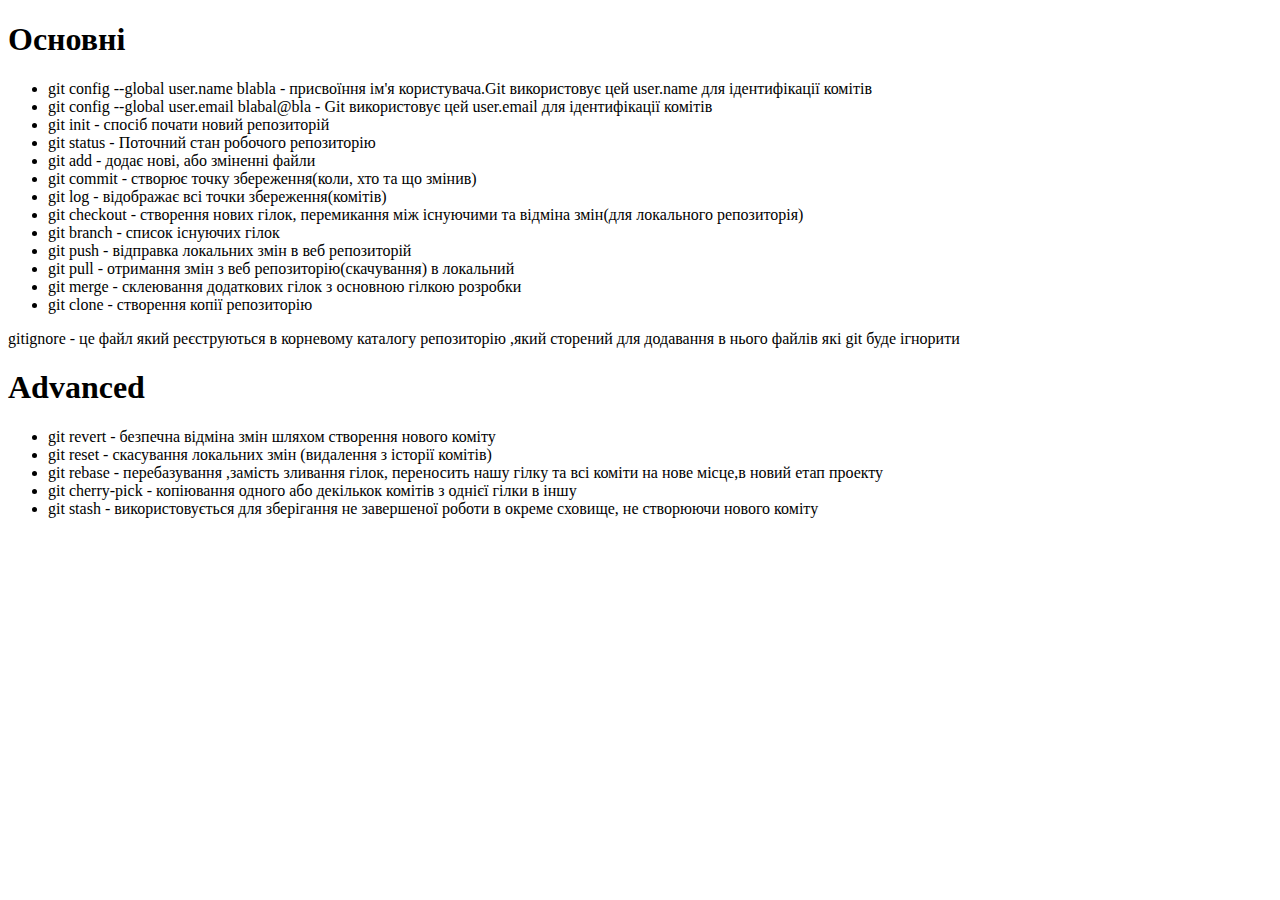
<file: HW1/index.html>
<!DOCTYPE html>
<html lang="en">
<head>
    <meta charset="UTF-8">
    <meta http-equiv="X-UA-Compatible" content="IE=edge">
    <meta name="viewport" content="width=device-width, initial-scale=1.0">
    <title>Document</title>
</head>
<body>
    <h1>Основні</h1>
    <ul>
        <li>git config --global user.name blabla - присвоїння ім'я користувача.Git використовує цей user.name для ідентифікації комітів</li>
        <li>git config --global user.email blabal@bla - Git використовує цей user.email для ідентифікації комітів</li>
        <li>git init - спосіб почати новий репозиторій</li>
        <li>git status - Поточний стан робочого репозиторію</li>
        <li>git add - додає нові, або зміненні файли</li>
        <li>git commit - створює точку збереження(коли, хто та що змінив)</li>
        <li>git log - відображає всі точки збереження(комітів) </li>
        <li>git checkout - створення нових гілок, перемикання між існуючими та відміна змін(для локального репозиторія)</li>
        <li>git branch - список існуючих гілок</li>
        <li>git push - відправка локальних змін в веб репозиторій</li>
        <li>git pull - отримання змін з веб репозиторію(скачування) в локальний</li>
        <li>git merge - склеювання додаткових гілок з основною гілкою розробки</li>
        <li>git clone - створення копії репозиторію</li>
    </ul>
    gitignore - це файл який реєструються в корневому каталогу репозиторію ,який сторений для додавання в нього файлів які git буде ігнорити
    <h1>Advanced</h1>
    <ul>
        <li>git revert - безпечна відміна змін шляхом створення нового коміту</li>
        <li>git reset - скасування локальних змін (видалення з історії комітів)</li>
        <li>git rebase - перебазування ,замість зливання гілок, переносить нашу гілку та всі коміти на нове місце,в новий етап проекту</li>
        <li>git cherry-pick - копіювання одного або декількок комітів з однієї гілки в іншу</li>
        <li>git stash - використовується для зберігання не завершеної роботи в окреме сховище, не створюючи нового коміту</li>
    </ul>
</body>
</html>
</file>
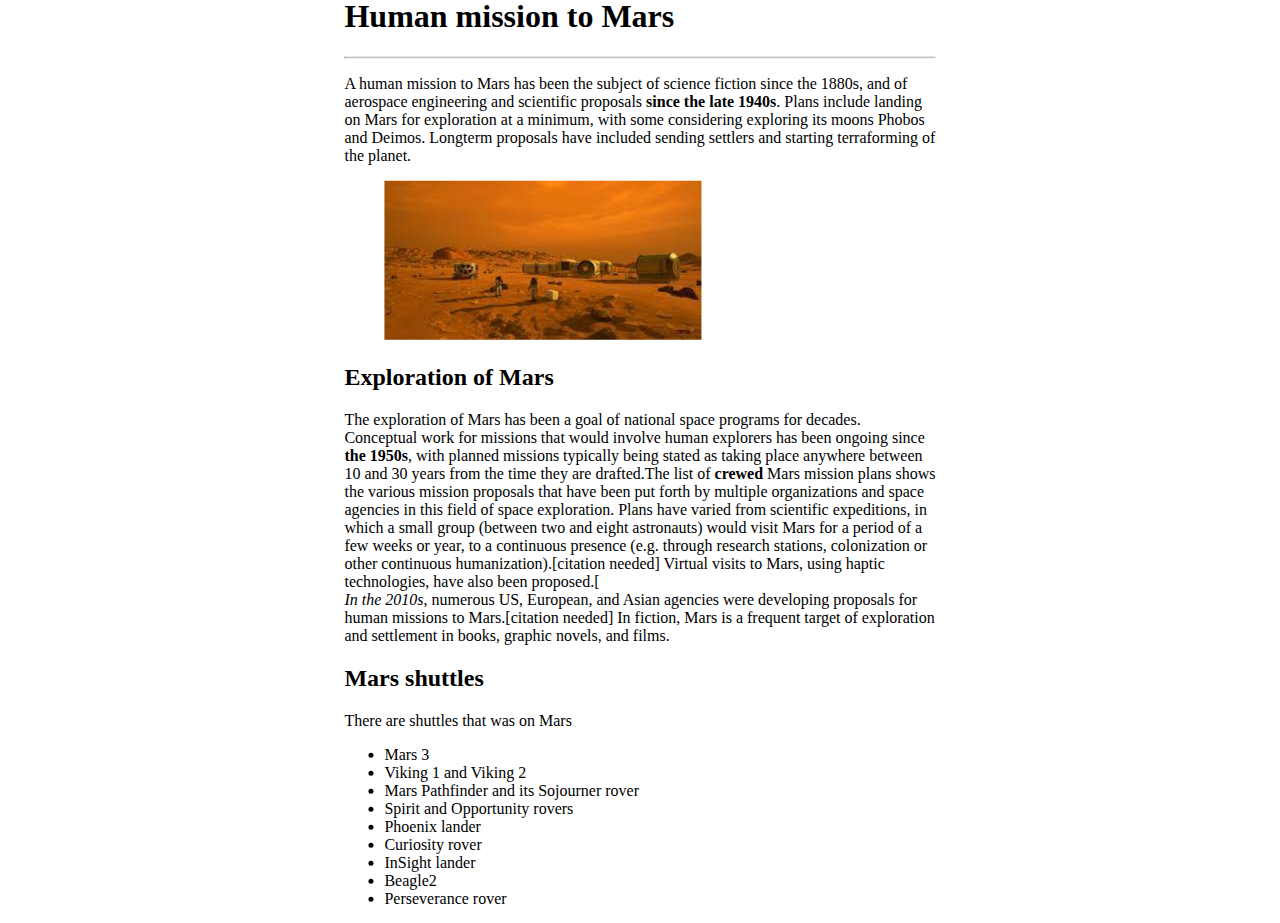
<file: HW2/index.html>
<!DOCTYPE html>
<html lang="en">

<head>
    <meta charset="UTF-8">
    <meta http-equiv="X-UA-Compatible" content="IE=edge">
    <meta name="viewport" content="width=device-width, initial-scale=1.0">
    <title>Document</title>
    <link rel="stylesheet" href="style.css">
</head>

<body>
    <main class="main">
        <article>
            <h1>Human mission to Mars</h1>
        <hr>
            <p>
                A human mission to Mars has been the subject of science fiction since the 1880s, and of<br>
                aerospace engineering and scientific proposals <b>since the late 1940s</b>. Plans include landing<br>
                on Mars for exploration at a minimum, with some considering exploring its moons Phobos<br>
                and Deimos. Longterm proposals have included sending settlers and starting terraforming of<br>
                the planet.
            </p>
            <figure>
                <img src="images.jpg" alt=" ">
            </figure>
        </article>
        <section>
            <h2>Exploration of Mars</h2>
            <p>
                The exploration of Mars has been a goal of national space programs for decades.<br>
                Conceptual work for missions that would involve human explorers has been ongoing since<br>
                <b>the 1950s</b>, with planned missions typically being stated as taking place anywhere between<br>
                10 and 30 years from the time they are drafted.The list of <b>crewed</b> Mars mission plans shows<br>
                the various mission proposals that have been put forth by multiple organizations and space<br>
                agencies in this field of space exploration. Plans have varied from scientific expeditions, in<br>
                which a small group (between two and eight astronauts) would visit Mars for a period of a<br>
                few weeks or year, to a continuous presence (e.g. through research stations, colonization or<br>
                other continuous humanization).[citation needed] Virtual visits to Mars, using haptic<br>
                technologies, have also been proposed.[<br>
                <em>In the 2010s</em>, numerous US, European, and Asian agencies were developing proposals for<br>
                human missions to Mars.[citation needed] In fiction, Mars is a frequent target of exploration<br>
                and settlement in books, graphic novels, and films.
            </p>
        </section>

        <section>
            <h2>Mars shuttles</h2>
            <p>
                There are shuttles that was on Mars
            </p>
            <ul>
                <li>Mars 3</li>
                <li>Viking 1 and Viking 2</li>
                <li>Mars Pathfinder and its Sojourner rover</li>
                <li>Spirit and Opportunity rovers</li>
                <li>Phoenix lander</li>
                <li>Curiosity rover</li>
                <li>InSight lander</li>
                <li>Beagle2</li>
                <li>Perseverance rover</li>
            </ul>
        </section>

    
    </main>
</body>

</html>
</file>
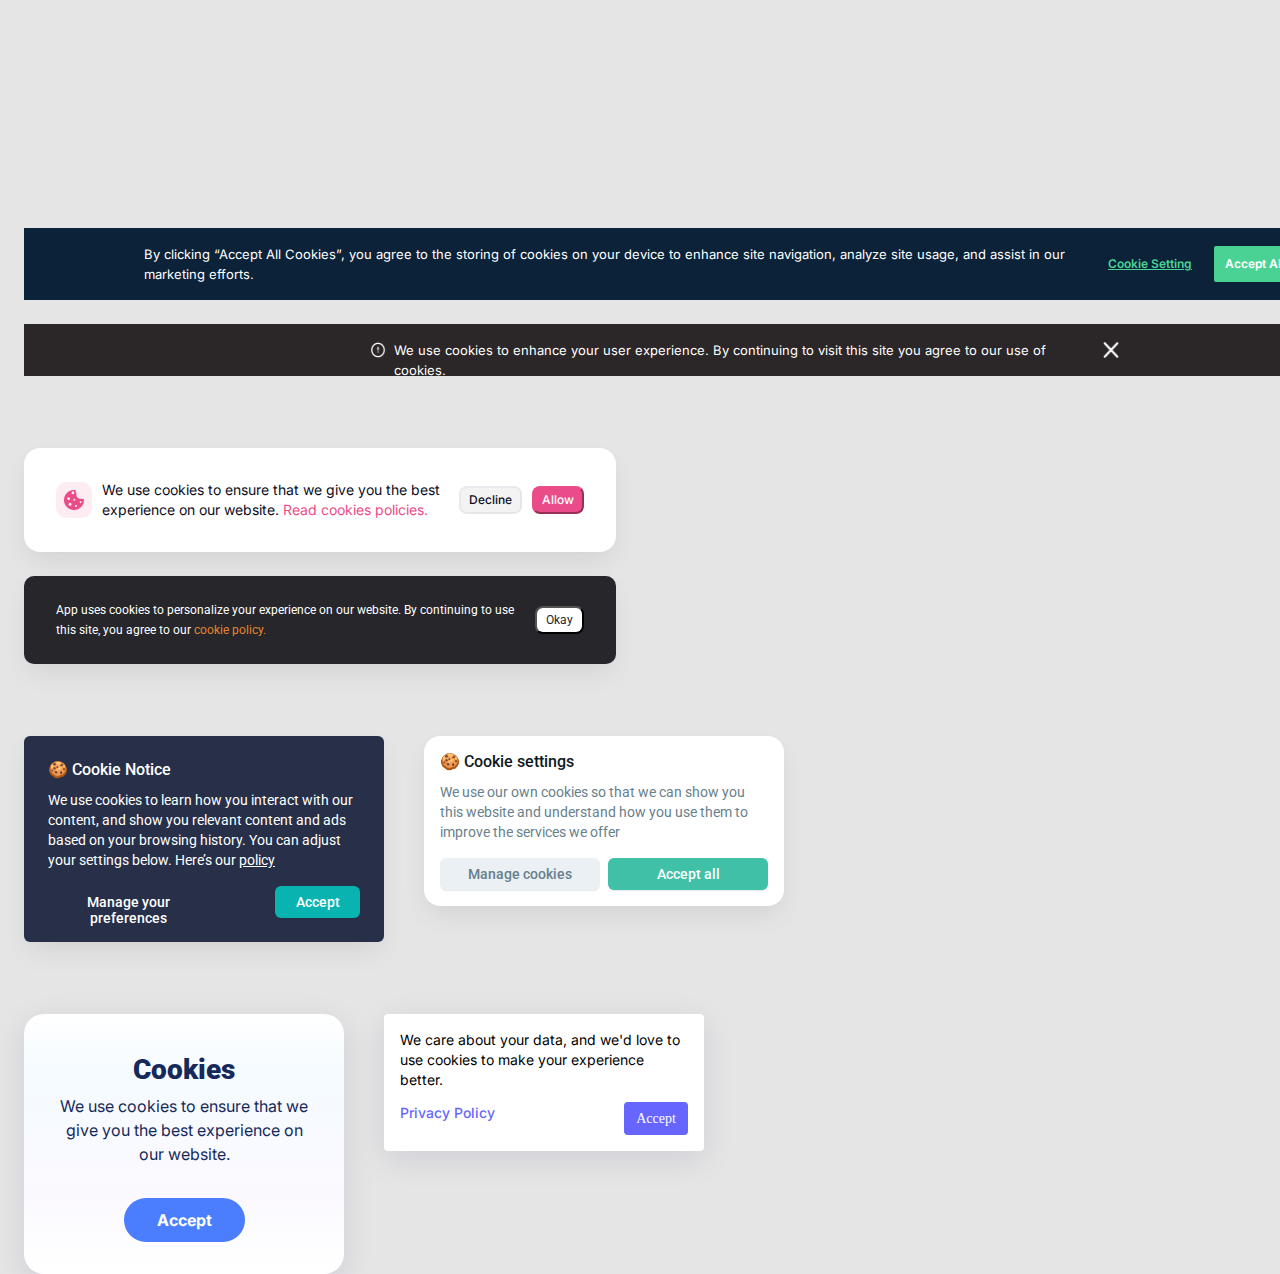
<file: HW3/index.html>
<!DOCTYPE html>
<html lang="en">

<head>
    <meta charset="UTF-8">
    <meta http-equiv="X-UA-Compatible" content="IE=edge">
    <meta name="viewport" content="width=device-width, initial-scale=1.0">
    <title>HW3</title>
    <link rel="preconnect" href="https://fonts.googleapis.com">
    <link rel="preconnect" href="https://fonts.gstatic.com" crossorigin>
    <link
        href="https://fonts.googleapis.com/css2?family=Inter:wght@400;500;600;700&family=Roboto:wght@400;500;900&display=swap"
        rel="stylesheet">
    <link rel="stylesheet" href="normalaize.css">
    <link rel="stylesheet" href="style.css">
</head>

<body class="body">
    <section class="a01">
        <p class="a01p">By clicking “Accept All Cookies”, you agree to the storing of cookies on your device to enhance
            site navigation, analyze site usage, and assist in our marketing efforts.
        </p>

        <a href="https://support.google.com/accounts/answer/61416?hl=en&co=GENIE.Platform%3DAndroid"
            class="a01settings">Cookie Setting</a>
        <button class="buttona01"><span class="buttonText">Accept All Cookies</span></button>
    </section>
    <section class="a02">
        <img class="img_01" src="image/image_a02_1.png" alt="a1_01">
        <span class="texta02">
            We use cookies to enhance your user experience. By continuing to visit this site you agree to our use of
            cookies.
        </span>
        <img class="img_02" src="image/image_a02_2.png" alt="a1_02">
    </section>
    <section class="b01">
        <span class="img_b01"> <img src="image/image_b01.png" alt="b01" class="b_01"> </span>
        <span class="text_b01">We use cookies to ensure that we give you the best experience on our website.<span
                class="text_b01Pink"> Read
                cookies policies. </span></span>
        <button class="decline_b01"><span class="decline_text">Decline</span></button>
        <button class="allow_b01"><span class="allow_text">Allow</span></button>
    </section>
    <section class="b02">
        <span class="text_b02">App uses cookies to personalize your experience on our website. By continuing to use this
            site, you agree to our <span class="text_b02Yellow">cookie policy.</span> </span>
        <button class="button_b02"><span class="button_b02Text">Okay</span></button>
    </section>
    <article class="c01_c03">
        <section class="c01">
            <div class="cookieNotice">🍪 Cookie Notice</div>
            <div class="c01Text">We use cookies to learn how you interact with our content, and show you relevant
                content and ads based on your browsing history. You can adjust your settings below. Here’s our
                <u>policy</u>
            </div>
            <div class="footerC01">
                <span class="manage">Manage your preferences</span>
                <button class="buttonC01"><span class="textButtonC01">Accept</span></button>
            </div>
        </section>
        <section class="c03">
            <div class="cookieSettings">🍪 Cookie settings</div>
            <div class="c03Text">We use our own cookies so that we can show you this website and understand how you use
                them to improve the services we offer</div>
            <div class="footerC03">
                <button class="c03Manage"><span class="textC03Manage">Manage cookies</span></button>
                <button class="c03Accept"><span class="textC03Accept">Accept all</span></button>
            </div>
        </section>
    </article>
    <article class="d01_d02">
        <section class="d01">
            <h1 class="cookiesD01">Cookies</h1>
            <div class="d01Text">We use cookies to ensure that we give you the best experience on our website.</div>
            <button class="buttonD01"><span class="buttonTextD01">Accept</span></button>
        </section>
        <section class="d02">
            <div class="d02Text">We care about your data, and we'd love to use cookies to make your experience better.
            </div>
            <div class="footerD02">
                <span class="d02Privacy">Privacy Policy</span>
                <button class="d02Accept"><span class="textD02Accept">Accept</span></button>
            </div>
        </section>
    </article>

</body>

</html>
</file>
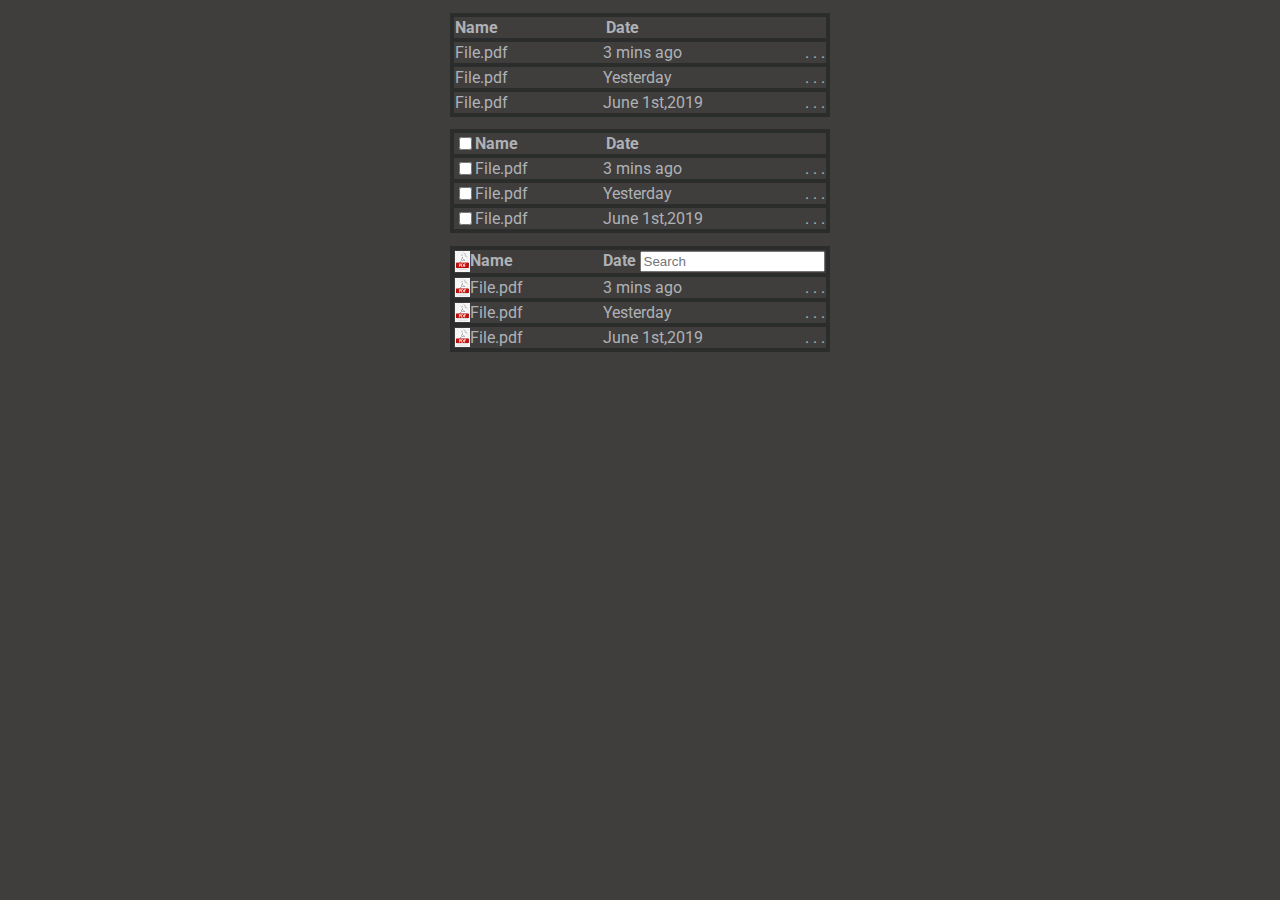
<file: HW5/index.html>
<!DOCTYPE html>
<html lang="en">

<head>
    <meta charset="UTF-8">
    <meta http-equiv="X-UA-Compatible" content="IE=edge">
    <meta name="viewport" content="width=device-width, initial-scale=1.0">
    <link rel="preconnect" href="https://fonts.googleapis.com">
    <link rel="preconnect" href="https://fonts.gstatic.com" crossorigin>
    <link href="https://fonts.googleapis.com/css2?family=Roboto&display=swap" rel="stylesheet">
    <link rel="stylesheet" href="style.css">

    <title>Document</title>
</head>

<body>
    <table class="table1">
        <tbody>
            <tr>
                <th class="tdFile">Name</th>
                <th class="Date">Date</th>
            </tr>
            <tr>
                <td class="tdFile">File.pdf</td>
                <td class="Date">3 mins ago</td>
                <td class="miniTd">. . .</td>
            </tr>
            <tr>
                <td class="tdFile">File.pdf</td>
                <td class="Date">Yesterday</td>
                <td class="miniTd">. . .</td>
            </tr>
            <tr>
                <td class="tdFile">File.pdf</td>
                <td class="Date">June 1st,2019</td>
                <td class="miniTd">. . .</td>
            </tr>
        </tbody>
    </table>

    <table class="table2">
        <tbody>
            <tr>
                <th class="tdFile"><input type="checkbox">Name</th>
                <th class="Date">Date</th>
            </tr>
            <tr>
                <td class="tdFile"><input type="checkbox">File.pdf</td>
                <td class="Date">3 mins ago</td>
                <td class="miniTd">. . .</td>
            </tr>
            <tr>
                <td class="tdFile"><input type="checkbox">File.pdf</td>
                <td class="Date">Yesterday</td>
                <td class="miniTd">. . .</td>
            </tr>
            <tr>
                <td class="tdFile"><input type="checkbox">File.pdf</td>
                <td class="Date">June 1st,2019</td>
                <td class="miniTd">. . .</td>
            </tr>
        </tbody>
    </table>

    <table class="table3">
        <tbody>
            <tr>
                <th class="tdFile"><input type="image" width="15px" src="img.png">Name</th>
                <th class="Date">Date </th>
                <td class="search"><input type="search" placeholder="Search"></td>
            </tr>
            <tr>
                <td class="tdFile"><input type="image" width="15px" src="img.png">File.pdf</td>
                <td class="Date">3 mins ago</td>
                <td class="miniTd">. . .</td>
            </tr>
            <tr>
                <td class="tdFile"><input type="image" width="15px" src="img.png">File.pdf</td>
                <td class="Date">Yesterday</td>
                <td class="miniTd">. . .</td>
            </tr>
            <tr>
                <td class="tdFile"><input type="image" width="15px" src="img.png">File.pdf</td>
                <td class="Date">June 1st,2019</td>
                <td class="miniTd">. . .</td>
            </tr>
        </tbody>
    </table>
</body>

</html>
</file>
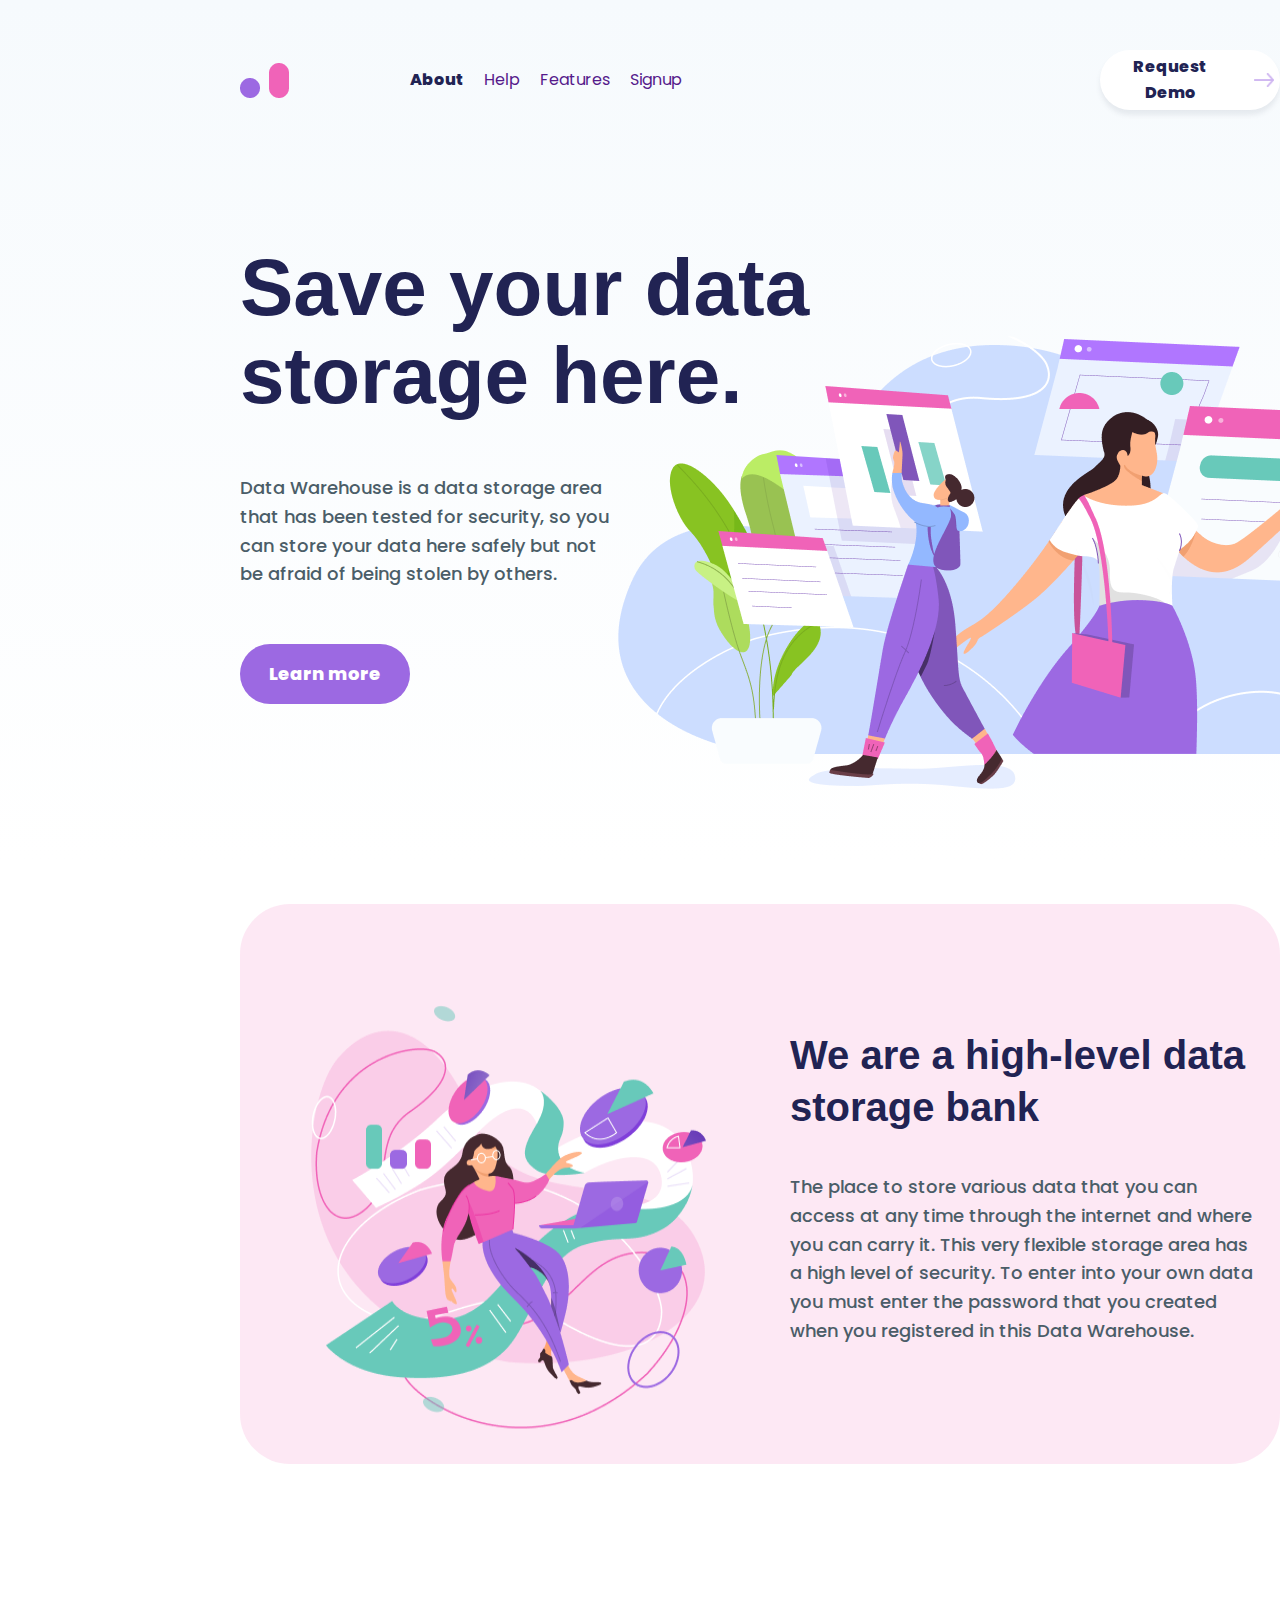
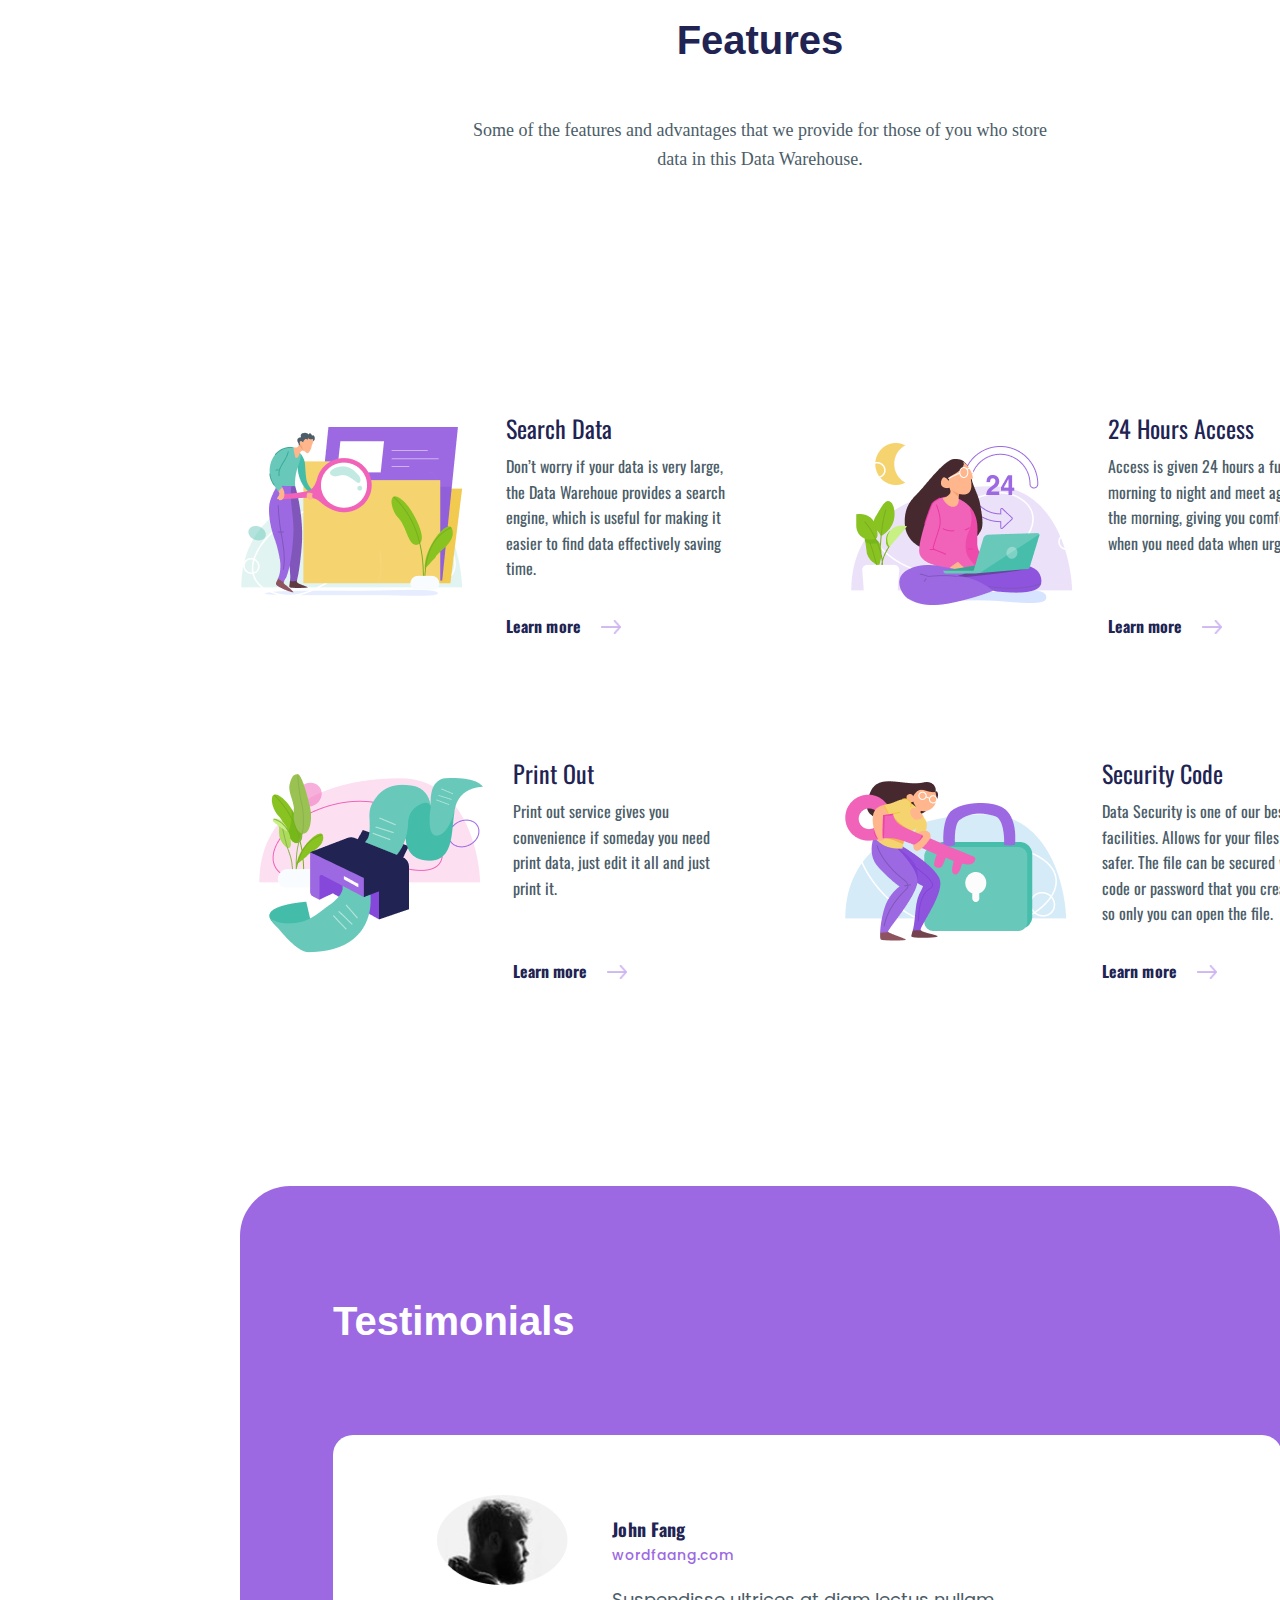
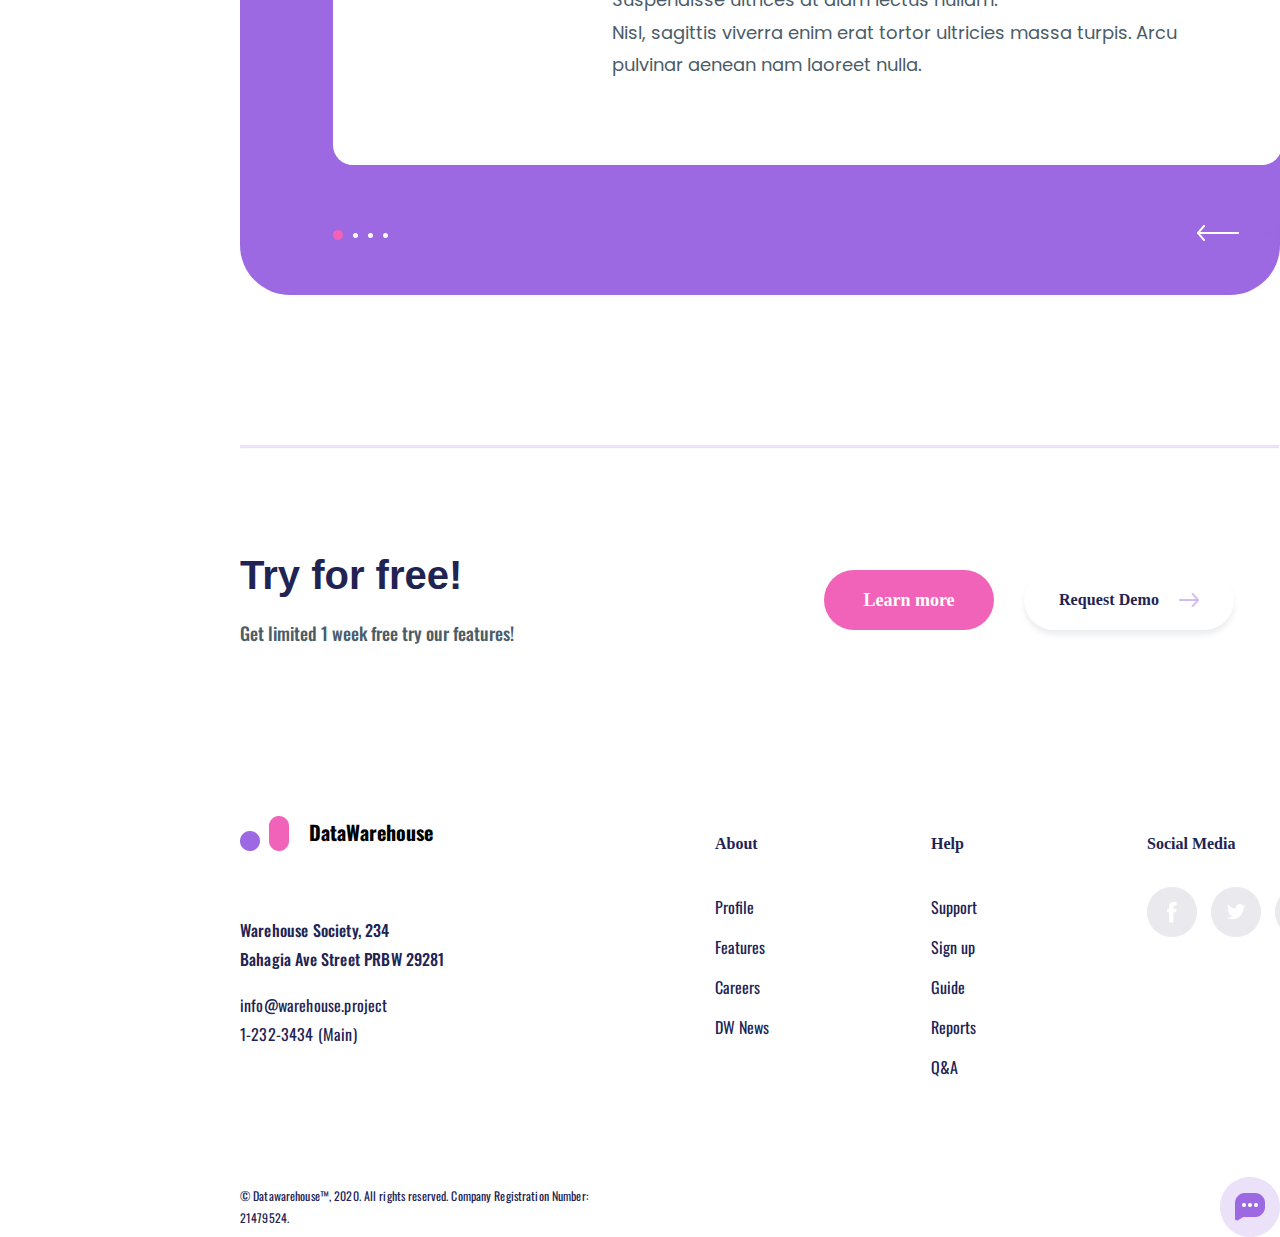
<file: HW6/index.html>
<!DOCTYPE html>
<html lang="en">

<head>
    <meta charset="UTF-8">
    <meta http-equiv="X-UA-Compatible" content="IE=edge">
    <meta name="viewport" content="width=device-width, initial-scale=1.0">
    <link rel="preconnect" href="https://fonts.googleapis.com">
    <link rel="preconnect" href="https://fonts.gstatic.com" crossorigin>
    <link
        href="https://fonts.googleapis.com/css2?family=Oswald:wght@400;700&family=Poppins:wght@400;500;800;900&display=swap"
        rel="stylesheet">
    <link rel="stylesheet" href="style.css">
    <title>Document</title>
</head>

<body>
    <div class="conteiner">
        <header>
            <img src="image/Logo.png" alt="">
            <nav>
                <a class="navAbout" href="">About</a>
                <a href="">Help</a>
                <a href="">Features</a>
                <a href="">Signup</a>
            </nav>
            <button class="buttonHeader">Request Demo <img class="group56" src="image/Group56.png" alt=""></button>
        </header>
        <main>
            <section class="section1">
                <h1 class="h1Section1">Save your data storage here.</h1>
                <p class="pSection1">Data Warehouse is a data storage area that has been
                    tested for security, so you can store your data here
                    safely but not be afraid of being stolen by others.
                </p>
                <button class="buttonSection1">Learn more</button>
                <img class="img1_1" src="image/image1_1.png" alt="">
            </section>
            <section class="section2">
                <img class="img2" src="image/image2.png" alt="">
                <div class="divSection2">
                    <h2 class="h2Section2">We are a high-level data storage bank</h2>
                    <p class="pSection2">The place to store various data that you can access at any time through the
                        internet and where you can carry it.
                        This very flexible storage area has a high level of security. To enter into your own data you
                        must enter the password that you created when you registered in this Data Warehouse. </p>
                </div>
            </section>
            <section class="section3">
                <div class="features">
                    <h2 class="h2Features">Features</h2>
                    <p class="pFeatures">Some of the features and advantages that we provide for those of you who store
                        data
                        in this Data Warehouse.</p>
                </div>
                <div class="divSection3">
                    <div class="div1">
                        <img class="imgSection3" src="image/image3_1.png" alt="">
                        <h3 class="h3Div">Search Data</h3>
                        <p class="pDiv">Don’t worry if your data is very large, the Data Warehoue provides a search
                            engine, which is useful for making it easier to find data effectively saving time.</p>
                        <h4 class="h4Div1">Learn more <img class="group56" src="image/Group56.png" alt=""></h4>
                    </div>
                    <div class="div1">
                        <img class="imgSection3" src="image/image4.png" alt="">
                        <h3 class="h3Div">24 Hours Access</h3>
                        <p class="pDiv">Access is given 24 hours a full morning to night and
                            meet again in the morning, giving you comfort when
                            you need data when urgent.</p>
                        <h4 class="h4Div1">Learn more <img class="group56" src="image/Group56.png" alt=""></h4>
                    </div>
                    <div class="div1">
                        <img class="imgSection3" src="image/image5_1.png" alt="">
                        <h3 class="h3Div">Print Out</h3>
                        <p class="pDiv">Print out service gives you convenience if someday
                            you need print data, just edit it all and just print it.</p>
                        <h4 class="h4Div1">Learn more <img class="group56" src="image/Group56.png" alt=""></h4>
                    </div>
                    <div class="div1">
                        <img class="imgSection3" src="image/image6_1.png" alt="">
                        <h3 class="h3Div">Security Code</h3>
                        <p class="pDiv">Data Security is one of our best facilities. Allows for your files
                            to be safer. The file can be secured with a code or password that
                            you created, so only you can open the file.</p>
                        <h4 class="h4Div1">Learn more <img class="group56" src="image/Group56.png" alt=""></h4>
                    </div>
                </div>
            </section>
            <section class="section4">
                <h1 class="h1Section4">Testimonials</h1>
                <div class="div1Section4">
                    <img src="image/Ellipse_76.png" alt="" class="imgSection4">
                    <div class="div2Section4">
                        <h4 class="h4Section4">John Fang </h4>
                        <a href="" class="a1Section4">wordfaang.com</a>
                        <p class="pSection4">Suspendisse ultrices at diam lectus nullam.<br>
                            Nisl, sagittis viverra enim erat tortor ultricies massa turpis. Arcu pulvinar aenean nam
                            laoreet nulla.</p>
                    </div>
                </div>
                <div class="div3Section4">
                    <img src="image/slide.png" alt="">
                    <div class="divGroup56_57">
                        <img src="image/Group_57.png" alt="">
                        <img class="group56" src="image/Group56.png" alt="">
                    </div>
                </div>
            </section>
            <hr>
        </main>
        <footer>
            <section class="section5">
                <div>
                    <h3 class="h3Section5">Try for free!</h3>
                    <p class="pSection5">Get limited 1 week free try our features!</p>
                </div>
                <div class="div2Section5">
                    <button class="buttonLearnMore">Learn more</button>
                    <button class="buttonRequest">Request Demo <img class="group56" src="image/Group56.png"
                            alt=""></button>
                </div>
            </section>
            <section class="section6">
                <span>
                    <div class="div1Section6">
                        <img src="image/Logo.png" alt="">
                        <h4 class="h4Section6">DataWarehouse</h4>
                    </div>
                    <p class="p1Section6">Warehouse Society, 234<br>
                        Bahagia Ave Street
                        PRBW 29281
                    </p>
                    <p class="p2Section6">info@warehouse.project<br>
                        1-232-3434 (Main)</p>
                </span>
                <div class="div2Section6">
                    <h3 class="h3Div2Section6">About</h3>
                    <span class="spanSection6">
                        Profile<br>Features<br>Careers<br>DW News
                    </span>
                </div>
                <div class="div3Section6">
                    <h3 class="h3Div2Section6">Help</h3>
                    <span class="spanSection6">
                        Support<br>Sign up<br>Guide<br>Reports<br>Q&A
                    </span>
                </div>
                <div class="div4Section6">
                    <h3 class="h3Div2Section6">Social Media</h3>
                    <img class="imgdiv4Section6" src="image/SM.png" alt="">
                </div>
            </section>
            <section class="section7">
                <p class="pSection7">© Datawarehouse™, 2020. All rights reserved.
                    Company Registration Number: 21479524.</p>
                    <img src="image/Group_64.png" alt="">
            </section>
        </footer>
    </div>
</body>

</html>
</file>
<file: HW2/style.css>
.main{
    position: absolute;
    top: 50%;
    left: 50%;
    margin-right: -50%;
    transform: translate(-50%, -50%)
}
</file>
<file: HW3/style.css>
.body {
    width: 1488;
    height: 1430;
    background: #E5E5E5;
    position: relative;
}
.a01 {
    width: 1440px;
    height: 72px;
    background: #0B2239;
    margin: 228px 24px 0px 24px;
    display: flex;
    flex-direction: row;
}
.a01p {
    width: 922px;
    height: 40px;
    font-family: 'Inter';
    font-style: normal;
    font-weight: 400;
    font-size: 13px;
    line-height: 20px;
    color: #FFFFFF;
    margin: 16px 0px 16px 120px;
}
.a01settings {
    width: 86px;
    height: 20px;
    font-family: 'Inter';
    font-style: normal;
    font-weight: 600;
    font-size: 12px;
    line-height: 20px;
    text-decoration-line: underline;
    color: #4AD295;
    margin: 26px 0px 26px 42px;
}
.buttona01 {
    display: flex;
    flex-direction: row;
    align-items: flex-start;
    padding: 8px 10px;
    gap: 10px;
    border: 0;
    width: 130px;
    height: 36px;
    background: #4AD295;
    border-radius: 2px;
    margin: 18px 0px 18px 20px;
}
.buttonText {
    width: 110px;
    height: 20px;
    font-family: 'Inter';
    font-style: normal;
    font-weight: 600;
    font-size: 12px;
    line-height: 20px;
    color: #FFFFFF;
}
.a02 {
    width: 1440px;
    height: 52px;
    background: #2B2627;
    margin: 24px 24px 0px 24px;
    display: flex;
    flex-direction: row;
}
.img_01 {
    width: 16px;
    height: 16px;
    margin: 18px 0px 18px 345.5px;
}
.texta02 {
    width: 689px;
    height: 20px;
    font-family: 'Inter';
    font-style: normal;
    font-weight: 400;
    font-size: 13px;
    line-height: 20px;
    color: #FFFFFF;
    margin: 16px 0px 16px 8px;
}
.img_02 {
    width: 16px;
    height: 16px;
    margin: 18px 0px 18px 20px;
}
.b01 {
    display: flex;
    flex-direction: row;
    justify-content: center;
    align-items: center;
    padding: 16px;
    gap: 10px;
    width: 560px;
    height: 72px;
    background: #FFFFFF;
    box-shadow: 0px 12px 24px -6px rgba(96, 96, 96, 0.15), 0px 0px 1px rgba(96, 96, 96, 0.1);
    border-radius: 16px;
    margin: 72px 904px 0px 24px;
}
.img_b01 {
    width: 36px;
    height: 36px;
    background: rgba(234, 76, 137, 0.1);
    border-radius: 10px;
}
.b_01 {
    width: 20px;
    height: 20px;
    margin: 8px;
}

.text_b01 {
    width: 347px;
    height: 40px;
    font-family: 'Inter';
    font-style: normal;
    font-weight: 400;
    font-size: 14px;
    line-height: 20px;
    color: #0D0C22;
}
.text_b01Pink {
    color: #EA4C89;
}
.decline_b01 {
    width: 63px;
    height: 28px;
    background: rgba(13, 12, 34, 0.05);
    border-radius: 8px;
    border-color: rgba(13, 12, 34, 0.05);
    ;
}
.decline_text {
    width: 43px;
    height: 20px;
    font-family: 'Inter';
    font-style: normal;
    font-weight: 500;
    font-size: 12px;
    line-height: 20px;
    color: #0D0C22;
}
.allow_b01 {
    width: 52px;
    height: 28px;
    background: #EA4C89;
    border-radius: 8px;
    border-color: #EA4C89;
}
.allow_text {
    width: 32px;
    height: 20px;
    font-family: 'Inter';
    font-style: normal;
    font-weight: 500;
    font-size: 12px;
    line-height: 20px;
    color: #FFFFFF;
}
.b02 {
    display: flex;
    flex-direction: row;
    justify-content: center;
    align-items: center;
    padding: 12px 16px;
    gap: 10px;
    width: 560px;
    height: 64px;
    background: #26262B;
    box-shadow: 0px 12px 24px -6px rgba(96, 96, 96, 0.15), 0px 0px 1px rgba(96, 96, 96, 0.1);
    border-radius: 10px;
    margin: 24px 0px 0px 24px;
}
.text_b02 {
    width: 469px;
    height: 40px;
    font-family: 'Roboto';
    font-style: normal;
    font-weight: 400;
    font-size: 12px;
    line-height: 20px;
    color: #FFFFFF;
}
.text_b02Yellow {
    color: #E6842E;
}
.button_b02 {
    width: 49px;
    height: 28px;
    background: #FFFFFF;
    border-radius: 8px;
}
.button_b02Text {
    width: 29px;
    height: 20px;
    font-family: 'Roboto';
    font-style: normal;
    font-weight: 400;
    font-size: 12px;
    line-height: 20px;
    color: #26262B;
}
.c01_c03 {
    display: flex;
    flex-direction: row;
    margin: 72px 0px 0px 24px;
}
.c01 {
    display: flex;
    flex-direction: column;
    align-items: flex-start;
    width: 360px;
    height: 206px;
    background: rgba(28, 37, 64, 0.95);
    box-shadow: 0px 12px 24px -6px rgba(96, 96, 96, 0.15), 0px 0px 1px rgba(96, 96, 96, 0.1);
    border-radius: 6px;
}
.cookieNotice {
    font-family: 'Roboto';
    font-style: normal;
    font-weight: 500;
    font-size: 16px;
    line-height: 20px;
    color: #FFFFFF;
    margin: 24px 0px 10px 24px;
}
.c01Text {
    width: 312px;
    height: 80px;
    font-family: 'Roboto';
    font-style: normal;
    font-weight: 400;
    font-size: 14px;
    line-height: 20px;
    color: #FFFFFF;
    margin: 0px 24px 16px 24px;
}
.footerC01 {
    display: flex;
    flex-direction: row;
    align-items: center;
}
.manage {
    width: 160px;
    height: 16px;
    font-family: 'Roboto';
    font-style: normal;
    font-weight: 500;
    font-size: 14px;
    line-height: 16px;
    text-align: center;
    color: #FFFFFF;
    margin: 0px 67px 0px 24px;
}
.buttonC01 {
    display: flex;
    flex-direction: row;
    justify-content: center;
    align-items: center;
    padding: 8px 20px;
    gap: 10px;
    width: 85px;
    height: 32px;
    background: #09B3AF;
    box-shadow: 0px 2px 2px -2px rgba(34, 38, 50, 0.3);
    border-radius: 6px;
    border: none;
}
.textButtonC01 {
    width: 45px;
    height: 16px;
    font-family: 'Roboto';
    font-style: normal;
    font-weight: 500;
    font-size: 14px;
    line-height: 16px;
    text-align: center;
    color: #FFFFFF;
}
.c03 {
    display: flex;
    flex-direction: column;
    width: 360px;
    height: 170px;
    background: #FFFFFF;
    box-shadow: 0px 12px 24px -6px rgba(96, 96, 96, 0.15), 0px 0px 1px rgba(96, 96, 96, 0.1);
    border-radius: 16px;
    margin-left: 40px;
}
.cookieSettings {
    height: 20px;
    font-family: 'Roboto';
    font-style: normal;
    font-weight: 500;
    font-size: 16px;
    line-height: 20px;
    color: #0F181D;
    margin: 16px 0px 0px 16px;
}
.c03Text {
    width: 328px;
    height: 60px;
    font-family: 'Roboto';
    font-style: normal;
    font-weight: 400;
    font-size: 14px;
    line-height: 20px;
    color: #687F8C;
    margin: 10px 16px 0px 16px;
}
.footerC03 {
    display: flex;
    flex-direction: row;
    align-items: center;
}
.c03Manage {
    display: flex;
    flex-direction: row;
    justify-content: center;
    align-items: center;
    width: 160px;
    height: 32px;
    background: #EAF0F4;
    box-shadow: 0px 2px 2px -2px rgba(34, 38, 50, 0.3);
    border-radius: 6px;
    margin: 16px 8px 16px 16px;
    border: none;
}
.textC03Manage {
    width: 144px;
    height: 16px;
    font-family: 'Roboto';
    font-style: normal;
    font-weight: 500;
    font-size: 14px;
    line-height: 16px;
    text-align: center;
    color: #687F8C;
}
.c03Accept {
    display: flex;
    flex-direction: row;
    justify-content: center;
    align-items: center;
    width: 160px;
    height: 32px;
    background: #40C1A7;
    box-shadow: 0px 2px 2px -2px rgba(34, 38, 50, 0.3);
    border-radius: 6px;
    border: none;
}
.textC03Accept {
    width: 144px;
    height: 16px;
    font-family: 'Roboto';
    font-style: normal;
    font-weight: 500;
    font-size: 14px;
    line-height: 16px;
    text-align: center;
    color: #FFFFFF;
}
.d01_d02 {
    display: flex;
    flex-direction: row;
    margin: 72px 0px 0px 24px;
}
.d01 {
    display: flex;
    flex-direction: column;
    align-items: center;
    width: 320px;
    height: 260px;
    background: linear-gradient(180deg, rgba(255, 255, 255, 0.15) 0%, rgba(186, 226, 255, 0.15) 23.96%, rgba(229, 217, 255, 0.15) 71.87%, rgba(255, 255, 255, 0.15) 100%), #FFFFFF;
    box-shadow: 0px 8px 32px rgba(10, 3, 89, 0.1);
    border-radius: 20px;
}
.cookiesD01 {
    width: 104px;
    height: 48px;
    font-family: 'Roboto';
    font-style: normal;
    font-weight: 900;
    font-size: 28px;
    line-height: 48px;
    text-align: center;
    color: #15295A;
    margin-top: 32px;
    margin-bottom: 0px;
}
.d01Text {
    width: 256px;
    height: 72px;
    font-family: 'Inter';
    font-style: normal;
    font-weight: 400;
    font-size: 16px;
    line-height: 24px;
    text-align: center;
    color: #15295A;
    margin-bottom: 32px;
}
.buttonD01 {
    display: flex;
    flex-direction: row;
    align-items: flex-start;
    padding: 10px 32px;
    gap: 10px;
    width: 121px;
    height: 44px;
    background: #4A7EFF;
    border-radius: 43px;
    border: none;
}
.buttonTextD01 {
    width: 57px;
    height: 24px;
    font-family: 'Inter';
    font-style: normal;
    font-weight: 700;
    font-size: 16px;
    line-height: 24px;
    color: #FFFFFF;
}
.d02 {
    display: flex;
    flex-direction: column;
    width: 320px;
    height: 137px;
    background: #FFFFFF;
    box-shadow: 0px 8px 32px rgba(10, 3, 89, 0.1);
    border-radius: 4px;
    margin-left: 40px;
}
.d02Text {
    width: 288px;
    height: 60px;
    font-family: 'Inter';
    font-style: normal;
    font-weight: 400;
    font-size: 14px;
    line-height: 20px;
    color: #000000;
    margin-top: 16px;
    margin-left: 16px;
}
.footerD02 {
    display: flex;
    flex-direction: row;
    align-items: center;
}
.d02Privacy {
    width: 95px;
    height: 17px;
    font-family: 'Inter';
    font-style: normal;
    font-weight: 500;
    font-size: 14px;
    line-height: 17px;
    text-align: center;
    color: #6666FF;
    margin-left: 16px;
}
.d02Accept {
    display: flex;
    flex-direction: row;
    justify-content: center;
    align-items: center;
    padding: 8px;
    gap: 10px;
    width: 64px;
    height: 33px;
    background: #6666FF;
    border-radius: 4px;
    border: none;
    margin-top: 12px;
    margin-left: 129px;
}
.textD02Accept {
    width: 48px;
    height: 17px;
    font-family: 'SF Pro Text';
    font-style: normal;
    font-weight: 500;
    font-size: 14px;
    line-height: 17px;
    text-align: center;
    color: #FFFFFF;
}
</file>
<file: HW5/style.css>
body {
    background-color: rgb(64, 61, 61);
    font-family: "Roboto";
    color: rgb(174, 178, 182);
    
}

table, tr{

    border: 2px solid;
    border-collapse: collapse;
    border-color: rgb(43, 45, 45);

}

table {
   margin-left: 35%;
    width: 30%;
    margin-top: 1%;
    
}
tr {
     display: flex;
    
    
}

.tdFile {
    display: flex;
    justify-content: flex-start;
    width: 40%;
}

.Date {
    display: flex;
    justify-content: flex-start;
    width: 40%;
}

.miniTd {
    display: flex;
    justify-content: flex-end;
    width: 20%;
}

.search {
    display: flex;
    justify-content: flex-end;
    width: 20%; 
}
</file>
<file: HW6/style.css>
body {
    margin: 0;
    padding: 0;
}

.conteiner {
    max-width: 1600px;
    background: linear-gradient(180deg, #F6FAFD 0%, #FFFFFF 19.4%);
    padding-left: 240px;
    padding-top: 50px;
}

a {
    text-decoration: none;
}

header {
    display: flex;
    max-width: 1120px;
    max-height: 60px;
    align-items: center;
}

nav {
    margin-left: 121px;
    width: 322px;
    display: flex;
    justify-content: space-between;
    font-family: "Poppins";
    font-style: normal;
    font-weight: 500px;
    font-size: 16px;
    color: #4B5D68;
}

.navAbout {
    font-family: "Poppins";
    font-style: normal;
    font-weight: 800;
    font-size: 16px;
    line-height: 160%;
    color: #212353;
}

.buttonHeader {
    margin-left: 418px;
    width: 210px;
    height: 60px;
    background: #FFFFFF;
    box-shadow: 0px 5px 5px rgba(75, 93, 104, 0.1);
    border-radius: 50px;
    border: none;
    font-family: "Poppins";
    font-style: normal;
    font-weight: 800;
    display: flex;
    align-items: center;
    justify-content: center;
    font-size: 16px;
    line-height: 160%;
    letter-spacing: 0.005em;
    color: #212353;
}

.group56 {
    margin-left: 20px;
    width: 20px;
    opacity: 0.5
}

.section1 {
    margin-top: 130px;
}

.h1Section1 {
    margin: 0;
    font-family: 'Helvetica';
    font-style: normal;
    font-weight: 700;
    font-size: 80px;
    line-height: 110%;
    max-width: 645px;
    min-height: 184px;
    color: #212353;
    display: flex;
    align-items: center;
}

.pSection1 {
    margin: 0;
    margin-top: 50px;
    font-family: 'Poppins';
    font-style: normal;
    font-weight: 500;
    font-size: 18px;
    line-height: 160%;
    color: #4B5D68;
    max-width: 380px;
    min-height: 120px;
}

.buttonSection1 {
    margin-top: 50px;
    width: 170px;
    height: 60px;
    background: #9C69E2;
    border-radius: 50px;
    border: none;
    font-family: 'Poppins';
    font-style: normal;
    font-weight: 800;
    font-size: 18px;
    line-height: 160%;
    text-align: center;
    color: #FFFFFF;
}

.img1_1 {
    position: absolute;
    max-width: 885px;
    height: 468px;
    z-index: 1;
    left: 603px;
    top: 336px;
}

.section2 {
    display: flex;
    flex-direction: row;
    margin-top: 200px;
    max-width: 1117px;
    min-height: 560px;
    background: rgba(240, 99, 184, 0.15);
    border-radius: 50px;
}

.img2 {
    margin-top: 32px;
    margin-left: 11px;
}

.divSection2 {
    display: flex;
    flex-direction: column;
    margin-left: 62px;
}

.h2Section2 {
    margin: 0;
    margin-top: 125px;
    font-family: 'Helvetica';
    font-style: normal;
    font-weight: 700;
    font-size: 40px;
    line-height: 130%;
    max-width: 475px;
    min-height: 100px;
    color: #212353;
}

.pSection2 {
    font-family: 'Poppins';
    font-style: normal;
    font-weight: 500;
    font-size: 18px;
    line-height: 160%;
    color: #4B5D68;
    max-width: 474px;
    min-height: 170px;
    margin-top: 40px;
}

.features {
    max-width: 1117px;
    display: flex;
    flex-direction: column;
    align-items: center;
    text-align: center;
    margin-top: 150px;
}

.h2Features {
    margin: 0;
    font-family: 'Helvetica';
    font-style: normal;
    font-weight: 700;
    font-size: 40px;
    line-height: 130%;
    color: #212353;
    width: 405px;
    height: 52px;
}

.pFeatures {
    margin: 0;
    font-family: 'Poppies';
    font-style: normal;
    font-weight: 500;
    font-size: 18px;
    line-height: 160%;
    color: #4B5D68;
    width: 584px;
    height: 58px;
    margin-top: 50px;
}

.section3 {
    max-width: 1117px;
    min-height: 1002px;
}

.divSection3 {
    width: 1117px;
    display: flex;
    flex-wrap: wrap;
    justify-content: space-between;
    margin-top: 150px;
}

.div1 {
    width: 520px;
    height: 345px;
    display: flex;
    flex-direction: column;
    flex-wrap: wrap;
}

.imgSection3 {
    margin-top: 103px;
    align-self: flex-start;
}

.h3Div {
    margin: 0;
    margin-top: 80px;
    font-family: 'Oswald';
    font-style: normal;
    font-weight: 400;
    font-size: 24px;
    line-height: 130%;
    width: 200px;
    height: 50px;
    display: flex;
    align-items: center;
    color: #212353;
}

.pDiv {
    margin: 0;
    width: 220px;
    height: 160px;
    font-family: 'Oswald';
    font-style: normal;
    font-weight: 400;
    font-size: 16px;
    line-height: 160%;
    color: #4B5D68;
}

.h4Div1 {
    margin: 0;
    width: 127px;
    height: 26px;
    font-family: 'Oswald';
    font-style: normal;
    font-weight: 900;
    font-size: 16px;
    line-height: 160%;
    display: flex;
    align-items: center;
    letter-spacing: 0.005em;
    color: #212353;
}

.section4 {
    margin-top: 170px;
    max-width: 1118px;
    height: 709px;
    background: #9C69E2;
    border-radius: 50px;
    display: flex;
    flex-direction: column;
}

.h1Section4 {
    margin: 0;
    margin-top: 109px;
    margin-left: 93px;
    font-family: 'Helvetica';
    font-style: normal;
    font-weight: 700;
    font-size: 40px;
    line-height: 130%;
    color: #FFFFFF;
    display: flex;
    align-items: center;
}

.div1Section4 {
    margin-top: 88px;
    margin-left: 93px;
    width: 949px;
    height: 330px;
    background: #FFFFFF;
    box-shadow: 0px 20px 0px rgba(156, 105, 226, 0.3);
    border-radius: 20px;
    display: flex;
}

.imgSection4 {
    width: 132.42px;
    height: 90px;
    margin-top: 60px;
    margin-left: 103px;
    margin-bottom: 160px;
}

.div2Section4 {
    margin-left: 44px;
    margin-top: 80px;
    display: flex;
    flex-direction: column;
}

.h4Section4 {
    margin: 0;
    font-family: 'Oswald';
    font-style: normal;
    font-weight: 900;
    font-size: 18px;
    line-height: 160%;
    display: flex;
    align-items: center;
    letter-spacing: 0.005em;
    color: #212353;
}

.a1Section4 {
    font-family: 'Poppins';
    font-style: normal;
    font-weight: 500;
    font-size: 14px;
    line-height: 160%;
    display: flex;
    align-items: center;
    letter-spacing: 0.01em;
    color: #9C69E2;
}

.pSection4 {
    width: 566.46px;
    height: 130px;
    font-family: 'Poppins';
    font-style: normal;
    font-weight: 400;
    font-size: 18px;
    line-height: 180%;
    color: #4B5D68;
}

.div3Section4 {
    display: flex;
    justify-content: space-between;
    align-items: center;
    width: 950px;
    margin-top: 60px;
    margin-left: 93px;
}

hr {
    margin-top: 150px;
    max-width: 1600px;
    height: 2px;
    background: #9C69E2;
    opacity: 0.2;
}

.section5 {
    margin-top: 100px;
    display: flex;
}

.h3Section5 {
    margin: 0;
    width: 405px;
    height: 52px;
    font-family: 'Helvetica';
    font-style: normal;
    font-weight: 700;
    font-size: 40px;
    line-height: 130%;
    display: flex;
    align-items: center;
    color: #212353;
}

.pSection5 {
    width: 584px;
    height: 29px;
    font-family: 'Oswald';
    font-style: normal;
    font-weight: 500;
    font-size: 18px;
    line-height: 160%;
    color: #4B5D68;
}

.div2Section5 {
    display: flex;
    margin-top: 21px;
}

.buttonLearnMore {
    width: 170px;
    height: 60px;
    background: #F063B8;
    border-radius: 50px;
    border: none;
    font-family: 'Avenir';
    font-style: normal;
    font-weight: 900;
    font-size: 18px;
    line-height: 160%;
    color: #FFFFFF;
}

.buttonRequest {
    margin-left: 30px;
    width: 210px;
    height: 60px;
    background: #FFFFFF;
    box-shadow: 0px 5px 5px rgba(75, 93, 104, 0.1);
    border-radius: 50px;
    border: none;
    font-family: 'Avenir';
    font-style: normal;
    font-weight: 900;
    font-size: 16px;
    line-height: 160%;
    display: flex;
    align-items: center;
    justify-content: center;
    letter-spacing: 0.005em;
    color: #212353;
}

.section6 {
    margin-top: 150px;
    display: flex;
}

.div1Section6 {
    display: flex;
}

.h4Section6 {
    margin: 0;
    margin-left: 20px;
    font-family: 'Oswald';
    font-style: normal;
    font-weight: 900;
    font-size: 20px;
    line-height: 160%;
}

.div2Section6 {
    margin-left: 140px;
    display: flex;
    flex-direction: column;
}

.div3Section6 {
    margin-left: 50px;
    display: flex;
    flex-direction: column;
}

.div4Section6 {
    margin-left: 50px;
    display: flex;
    flex-direction: column;
}

.p1Section6 {
    font-family: 'Oswald';
    font-style: normal;
    font-weight: 500;
    font-size: 16px;
    line-height: 180%;
    letter-spacing: 0.01em;
    color: #212353;
    width: 335px;
    height: 65px;
    margin: 0;
    margin-top: 65px;
}

.p2Section6 {
    font-family: 'Oswald';
    font-style: normal;
    font-weight: 400;
    font-size: 16px;
    line-height: 180%;
    letter-spacing: 0.01em;
    color: #212353;
    width: 335px;
    height: 60px;
    margin: 0;
    margin-top: 10px;
}

.h3Div2Section6 {
    margin: 0;
    margin-top: 15px;
    font-family: 'Avenir';
    font-style: normal;
    font-weight: 900;
    font-size: 16px;
    line-height: 160%;
    color: #212353;
}

.spanSection6 {
    margin-top: 30px;
    width: 166px;
    font-family: 'Oswald';
    font-style: normal;
    font-weight: 400;
    font-size: 16px;
    line-height: 250%;
    color: #212353;
}

.imgdiv4Section6 {
    margin-top: 30px;
}

.section7 {
    max-width: 1117px;
    margin-top: 90px;
    display: flex;
    align-items: center;
    justify-content: space-between;
}

.pSection7 {
    margin: 0;
    width: 360px;
    height: 50px;
    font-family: 'Oswald';
    font-style: normal;
    font-weight: 400;
    font-size: 12px;
    line-height: 180%;
    display: flex;
    align-items: center;
    letter-spacing: 0.01em;
    color: #212353;
}
</file>
<file: HW3/normalaize.css>
/*! normalize.css v8.0.1 | MIT License | github.com/necolas/normalize.css */

/* Document
   ========================================================================== */

/**
 * 1. Correct the line height in all browsers.
 * 2. Prevent adjustments of font size after orientation changes in iOS.
 */

 html {
    line-height: 1.15; /* 1 */
    -webkit-text-size-adjust: 100%; /* 2 */
  }
  
  /* Sections
     ========================================================================== */
  
  /**
   * Remove the margin in all browsers.
   */
  
  body {
    margin: 0;
  }
  
  /**
   * Render the `main` element consistently in IE.
   */
  
  main {
    display: block;
  }
  
  /**
   * Correct the font size and margin on `h1` elements within `section` and
   * `article` contexts in Chrome, Firefox, and Safari.
   */
  
  h1 {
    font-size: 2em;
    margin: 0.67em 0;
  }
  
  /* Grouping content
     ========================================================================== */
  
  /**
   * 1. Add the correct box sizing in Firefox.
   * 2. Show the overflow in Edge and IE.
   */
  
  hr {
    box-sizing: content-box; /* 1 */
    height: 0; /* 1 */
    overflow: visible; /* 2 */
  }
  
  /**
   * 1. Correct the inheritance and scaling of font size in all browsers.
   * 2. Correct the odd `em` font sizing in all browsers.
   */
  
  pre {
    font-family: monospace, monospace; /* 1 */
    font-size: 1em; /* 2 */
  }
  
  /* Text-level semantics
     ========================================================================== */
  
  /**
   * Remove the gray background on active links in IE 10.
   */
  
  a {
    background-color: transparent;
  }
  
  /**
   * 1. Remove the bottom border in Chrome 57-
   * 2. Add the correct text decoration in Chrome, Edge, IE, Opera, and Safari.
   */
  
  abbr[title] {
    border-bottom: none; /* 1 */
    text-decoration: underline; /* 2 */
    text-decoration: underline dotted; /* 2 */
  }
  
  /**
   * Add the correct font weight in Chrome, Edge, and Safari.
   */
  
  b,
  strong {
    font-weight: bolder;
  }
  
  /**
   * 1. Correct the inheritance and scaling of font size in all browsers.
   * 2. Correct the odd `em` font sizing in all browsers.
   */
  
  code,
  kbd,
  samp {
    font-family: monospace, monospace; /* 1 */
    font-size: 1em; /* 2 */
  }
  
  /**
   * Add the correct font size in all browsers.
   */
  
  small {
    font-size: 80%;
  }
  
  /**
   * Prevent `sub` and `sup` elements from affecting the line height in
   * all browsers.
   */
  
  sub,
  sup {
    font-size: 75%;
    line-height: 0;
    position: relative;
    vertical-align: baseline;
  }
  
  sub {
    bottom: -0.25em;
  }
  
  sup {
    top: -0.5em;
  }
  
  /* Embedded content
     ========================================================================== */
  
  /**
   * Remove the border on images inside links in IE 10.
   */
  
  img {
    border-style: none;
  }
  
  /* Forms
     ========================================================================== */
  
  /**
   * 1. Change the font styles in all browsers.
   * 2. Remove the margin in Firefox and Safari.
   */
  
  button,
  input,
  optgroup,
  select,
  textarea {
    font-family: inherit; /* 1 */
    font-size: 100%; /* 1 */
    line-height: 1.15; /* 1 */
    margin: 0; /* 2 */
  }
  
  /**
   * Show the overflow in IE.
   * 1. Show the overflow in Edge.
   */
  
  button,
  input { /* 1 */
    overflow: visible;
  }
  
  /**
   * Remove the inheritance of text transform in Edge, Firefox, and IE.
   * 1. Remove the inheritance of text transform in Firefox.
   */
  
  button,
  select { /* 1 */
    text-transform: none;
  }
  
  /**
   * Correct the inability to style clickable types in iOS and Safari.
   */
  
  button,
  [type="button"],
  [type="reset"],
  [type="submit"] {
    -webkit-appearance: button;
  }
  
  /**
   * Remove the inner border and padding in Firefox.
   */
  
  button::-moz-focus-inner,
  [type="button"]::-moz-focus-inner,
  [type="reset"]::-moz-focus-inner,
  [type="submit"]::-moz-focus-inner {
    border-style: none;
    padding: 0;
  }
  
  /**
   * Restore the focus styles unset by the previous rule.
   */
  
  button:-moz-focusring,
  [type="button"]:-moz-focusring,
  [type="reset"]:-moz-focusring,
  [type="submit"]:-moz-focusring {
    outline: 1px dotted ButtonText;
  }
  
  /**
   * Correct the padding in Firefox.
   */
  
  fieldset {
    padding: 0.35em 0.75em 0.625em;
  }
  
  /**
   * 1. Correct the text wrapping in Edge and IE.
   * 2. Correct the color inheritance from `fieldset` elements in IE.
   * 3. Remove the padding so developers are not caught out when they zero out
   *    `fieldset` elements in all browsers.
   */
  
  legend {
    box-sizing: border-box; /* 1 */
    color: inherit; /* 2 */
    display: table; /* 1 */
    max-width: 100%; /* 1 */
    padding: 0; /* 3 */
    white-space: normal; /* 1 */
  }
  
  /**
   * Add the correct vertical alignment in Chrome, Firefox, and Opera.
   */
  
  progress {
    vertical-align: baseline;
  }
  
  /**
   * Remove the default vertical scrollbar in IE 10+.
   */
  
  textarea {
    overflow: auto;
  }
  
  /**
   * 1. Add the correct box sizing in IE 10.
   * 2. Remove the padding in IE 10.
   */
  
  [type="checkbox"],
  [type="radio"] {
    box-sizing: border-box; /* 1 */
    padding: 0; /* 2 */
  }
  
  /**
   * Correct the cursor style of increment and decrement buttons in Chrome.
   */
  
  [type="number"]::-webkit-inner-spin-button,
  [type="number"]::-webkit-outer-spin-button {
    height: auto;
  }
  
  /**
   * 1. Correct the odd appearance in Chrome and Safari.
   * 2. Correct the outline style in Safari.
   */
  
  [type="search"] {
    -webkit-appearance: textfield; /* 1 */
    outline-offset: -2px; /* 2 */
  }
  
  /**
   * Remove the inner padding in Chrome and Safari on macOS.
   */
  
  [type="search"]::-webkit-search-decoration {
    -webkit-appearance: none;
  }
  
  /**
   * 1. Correct the inability to style clickable types in iOS and Safari.
   * 2. Change font properties to `inherit` in Safari.
   */
  
  ::-webkit-file-upload-button {
    -webkit-appearance: button; /* 1 */
    font: inherit; /* 2 */
  }
  
  /* Interactive
     ========================================================================== */
  
  /*
   * Add the correct display in Edge, IE 10+, and Firefox.
   */
  
  details {
    display: block;
  }
  
  /*
   * Add the correct display in all browsers.
   */
  
  summary {
    display: list-item;
  }
  
  /* Misc
     ========================================================================== */
  
  /**
   * Add the correct display in IE 10+.
   */
  
  template {
    display: none;
  }
  
  /**
   * Add the correct display in IE 10.
   */
  
  [hidden] {
    display: none;
  }
</file>
